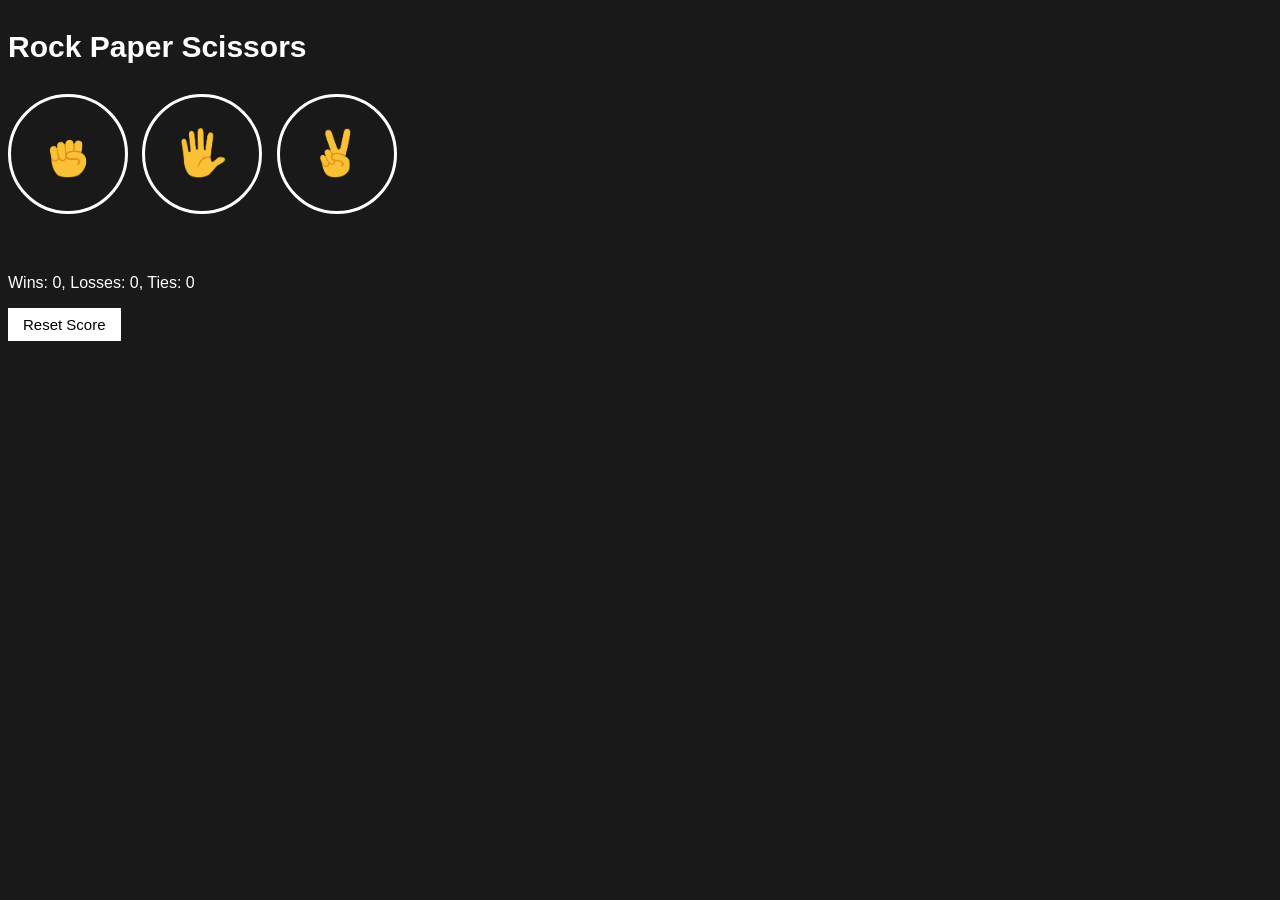
<file: index.html>
<!DOCTYPE html>
<html>
  <head>
    <title>Rock Paper Scissors</title>
    <link rel="stylesheet" href="css/style.css"/>
  </head>
  <body>
    <p  class="title">Rock Paper Scissors</p>
    <button onclick="
      playGame('rock');
    " class="move-button"><img class="move-icon" src="images/rock-emoji.png"></button>

    <button onclick="
      playGame('paper');
    " class="move-button"><img class="move-icon" src="images/paper-emoji.png"></button>

    <button onclick="
      playGame('scissors');
    " class="move-button"><img class="move-icon" src="images/scissors-emoji.png"></button>

    <p class="js-result result"></p>
    <p class="js-moves"></p>
    <p class="js-score score">
    </p>

    <button onclick="
    score.wins = 0;
    score.losses = 0;
    score.ties = 0;
    localStorage.removeItem('score');
    updateScore();
    " class="reset-score-button">Reset Score
    </button>

    <script src="rock-paper-scissors.js"></script>
  </body>
</html>
</file>
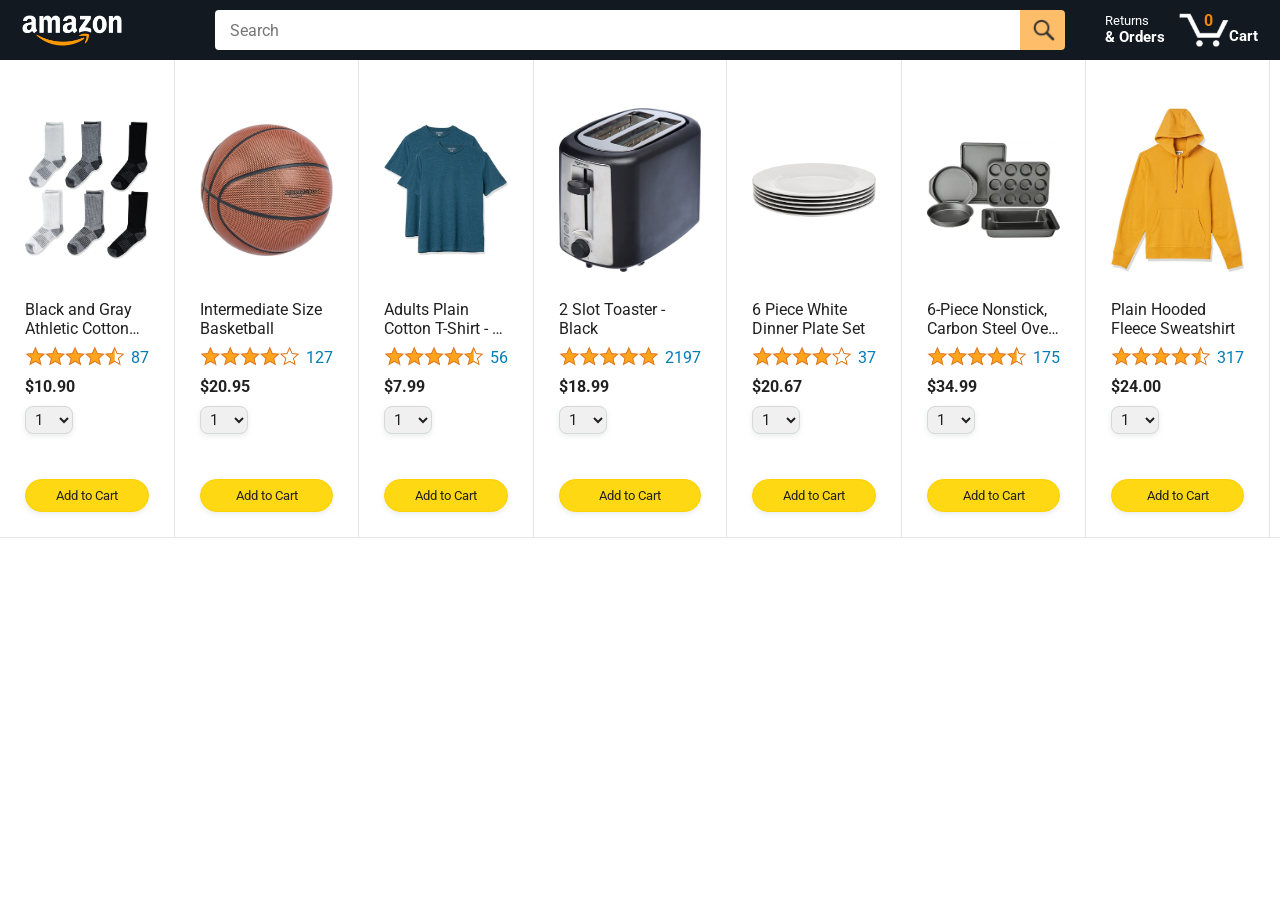
<file: amazon.html>
<!DOCTYPE html>
<html>
  <head>
    <title>Amazon Project</title>

    <!-- This code is needed for responsive design to work.
      (Responsive design = make the website look good on
      smaller screen sizes like a phone or a tablet). -->
    <meta name="viewport" content="width=device-width, initial-scale=1">

    <!-- Load a font called Roboto from Google Fonts. -->
    <link rel="preconnect" href="https://fonts.googleapis.com">
    <link rel="preconnect" href="https://fonts.gstatic.com" crossorigin>
    <link href="https://fonts.googleapis.com/css2?family=Roboto:wght@400;500;700&display=swap" rel="stylesheet">

    <!-- Here are the CSS files for this page. -->
    <link rel="stylesheet" href="styles/shared/general.css">
    <link rel="stylesheet" href="styles/shared/amazon-header.css">
    <link rel="stylesheet" href="styles/pages/amazon.css">
  </head>
  <body>
    <div class="amazon-header">
      <div class="amazon-header-left-section">
        <a href="amazon.html" class="header-link">
          <img class="amazon-logo"
            src="images/amazon-logo-white.png">
          <img class="amazon-mobile-logo"
            src="images/amazon-mobile-logo-white.png">
        </a>
      </div>

      <div class="amazon-header-middle-section">
        <input class="search-bar" type="text" placeholder="Search">

        <button class="search-button">
          <img class="search-icon" src="images/icons/search-icon.png">
        </button>
      </div>

      <div class="amazon-header-right-section">
        <a class="orders-link header-link" href="orders.html">
          <span class="returns-text">Returns</span>
          <span class="orders-text">& Orders</span>
        </a>

        <a class="cart-link header-link" href="checkout.html">
          <img class="cart-icon" src="images/icons/cart-icon.png">
          <div class="cart-quantity js-cart-quantity">0</div>
          <div class="cart-text">Cart</div>
        </a>
      </div>
    </div>
    
    <div class="main">
      <div class="products-grid js-products-grid">
        <!-- Products will be added here dynamically using JavaScript -->
      </div>
    </div>
    <!-- <script src="data/cart.js"></script> we add cart.js file here so that amazon.js can use the cart array -->
    <!-- <script src="data/products.js"></script> -->
    <script type="module" src="scripts/amazon.js"></script>
  </body>
</html>
</file>
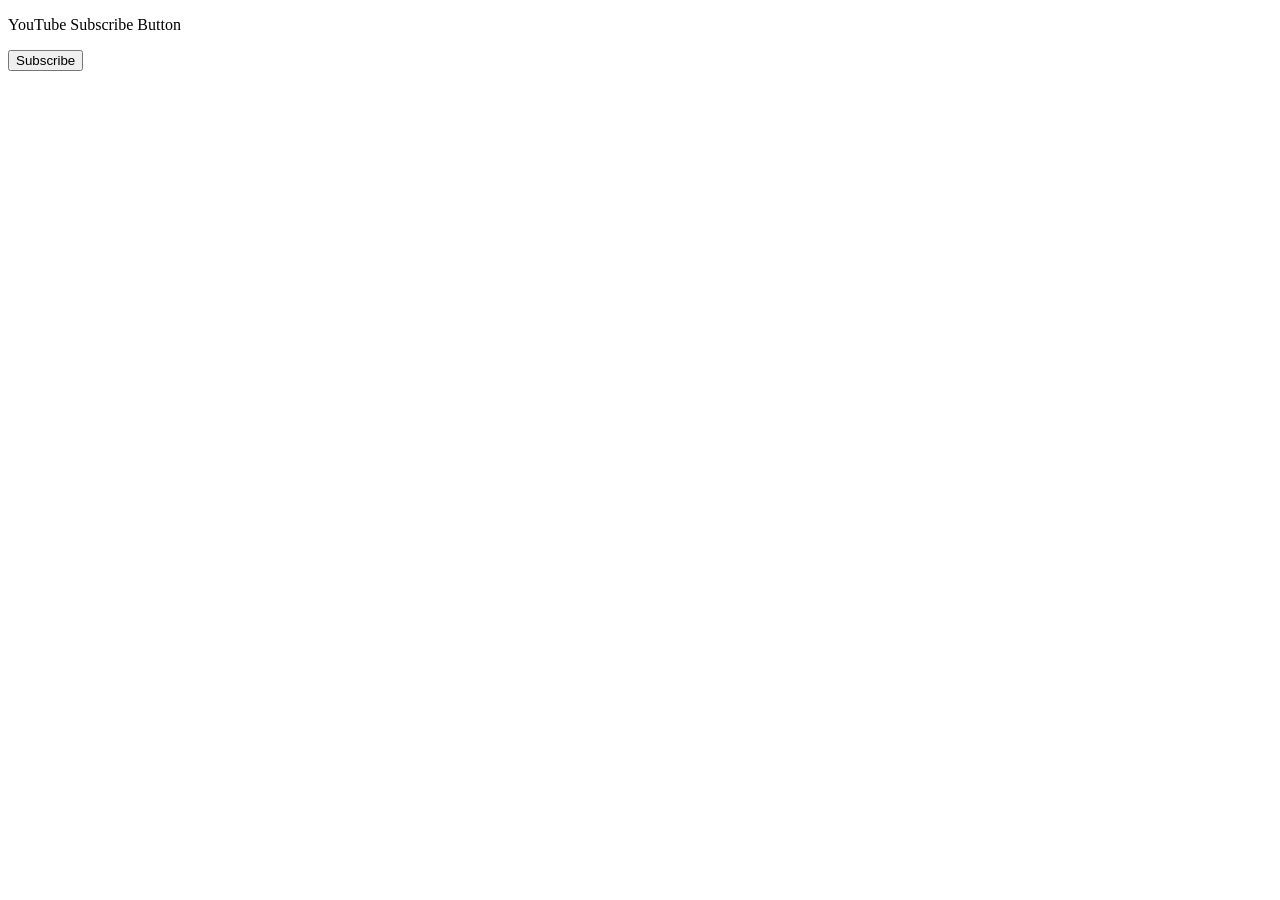
<file: DOM-projects.html>
<!DOCTYPE html>
<html>
  <head>
    <title>DOM Projects</title>
  </head>
  <body>
    <p>YouTube Subscribe Button</p>
    <button  onclick = "
    subscribe();
    
    " class = "js-subscribe-button">Subscribe</button>
    <script>
      function subscribe()
      {
        const buttonElement = document.querySelector('.js-subscribe-button');


        if(buttonElement.innerHTML === 'Subscribe')
        {
          buttonElement.innerHTML = 'Subscribed';
        }
        else
        {
          buttonElement.innerHTML = 'Subscribe';
        }

      }
    </script>
  </body>
</html>
</file>
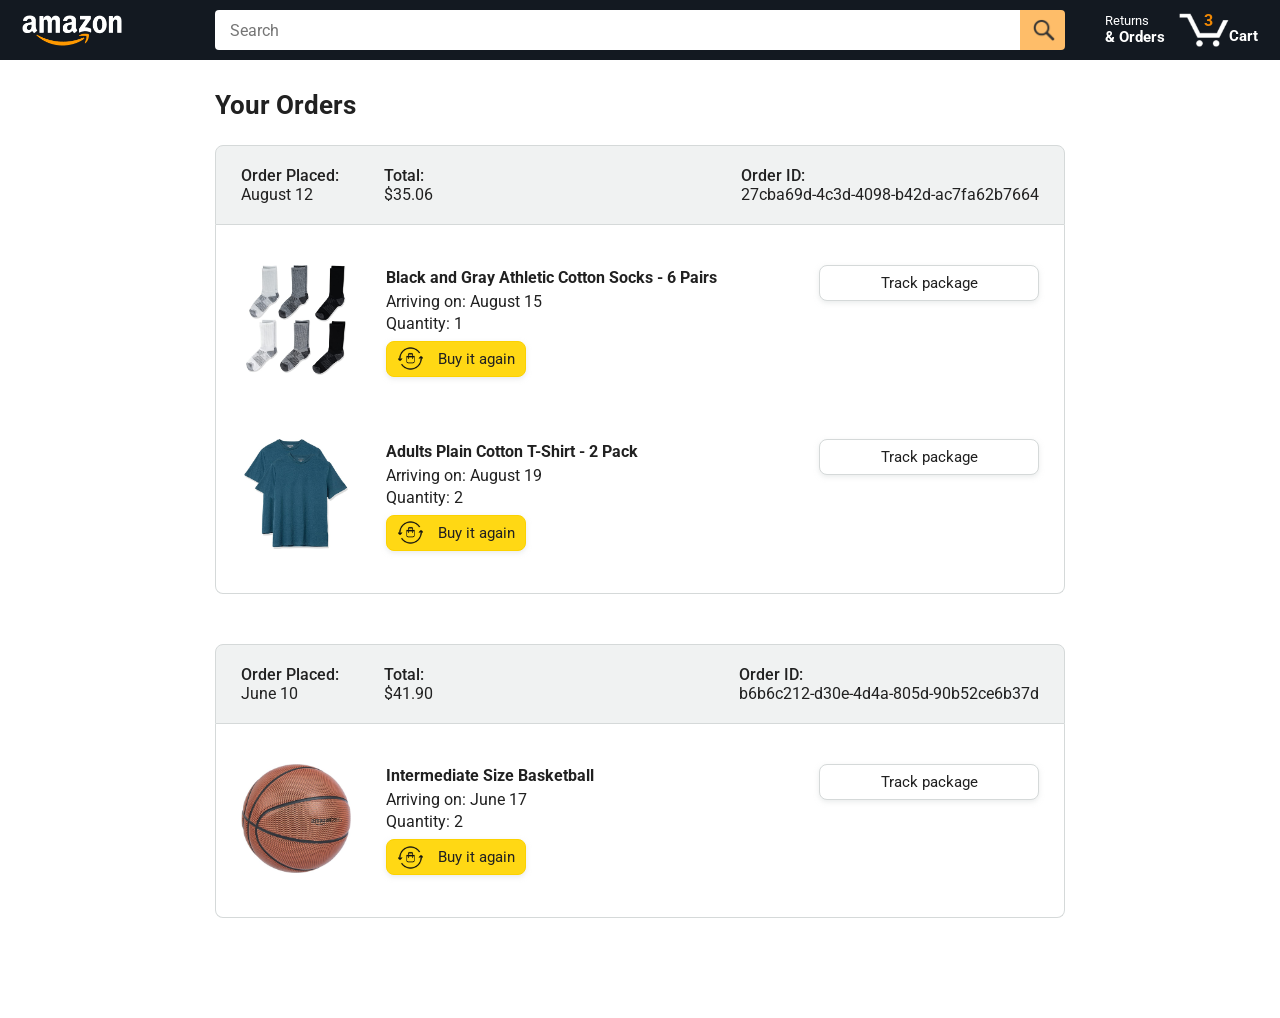
<file: orders.html>
<!DOCTYPE html>
<html>
  <head>
    <title>Orders</title>

    <!-- This code is needed for responsive design to work.
      (Responsive design = make the website look good on
      smaller screen sizes like a phone or a tablet). -->
    <meta name="viewport" content="width=device-width, initial-scale=1">

    <!-- Load a font called Roboto from Google Fonts. -->
    <link rel="preconnect" href="https://fonts.googleapis.com">
    <link rel="preconnect" href="https://fonts.gstatic.com" crossorigin>
    <link href="https://fonts.googleapis.com/css2?family=Roboto:wght@400;500;700&display=swap" rel="stylesheet">

    <!-- Here are the CSS files for this page. -->
    <link rel="stylesheet" href="styles/shared/general.css">
    <link rel="stylesheet" href="styles/shared/amazon-header.css">
    <link rel="stylesheet" href="styles/pages/orders.css">
  </head>
  <body>
    <div class="amazon-header">
      <div class="amazon-header-left-section">
        <a href="amazon.html" class="header-link">
          <img class="amazon-logo"
            src="images/amazon-logo-white.png">
          <img class="amazon-mobile-logo"
            src="images/amazon-mobile-logo-white.png">
        </a>
      </div>

      <div class="amazon-header-middle-section">
        <input class="search-bar" type="text" placeholder="Search">

        <button class="search-button">
          <img class="search-icon" src="images/icons/search-icon.png">
        </button>
      </div>

      <div class="amazon-header-right-section">
        <a class="orders-link header-link" href="orders.html">
          <span class="returns-text">Returns</span>
          <span class="orders-text">& Orders</span>
        </a>

        <a class="cart-link header-link" href="checkout.html">
          <img class="cart-icon" src="images/icons/cart-icon.png">
          <div class="cart-quantity">3</div>
          <div class="cart-text">Cart</div>
        </a>
      </div>
    </div>

    <div class="main">
      <div class="page-title">Your Orders</div>

      <div class="orders-grid">
        <div class="order-container">
          
          <div class="order-header">
            <div class="order-header-left-section">
              <div class="order-date">
                <div class="order-header-label">Order Placed:</div>
                <div>August 12</div>
              </div>
              <div class="order-total">
                <div class="order-header-label">Total:</div>
                <div>$35.06</div>
              </div>
            </div>

            <div class="order-header-right-section">
              <div class="order-header-label">Order ID:</div>
              <div>27cba69d-4c3d-4098-b42d-ac7fa62b7664</div>
            </div>
          </div>

          <div class="order-details-grid">
            <div class="product-image-container">
              <img src="images/products/athletic-cotton-socks-6-pairs.jpg">
            </div>

            <div class="product-details">
              <div class="product-name">
                Black and Gray Athletic Cotton Socks - 6 Pairs
              </div>
              <div class="product-delivery-date">
                Arriving on: August 15
              </div>
              <div class="product-quantity">
                Quantity: 1
              </div>
              <button class="buy-again-button button-primary">
                <img class="buy-again-icon" src="images/icons/buy-again.png">
                <span class="buy-again-message">Buy it again</span>
              </button>
            </div>

            <div class="product-actions">
              <a href="tracking.html">
                <button class="track-package-button button-secondary">
                  Track package
                </button>
              </a>
            </div>

            <div class="product-image-container">
              <img src="images/products/adults-plain-cotton-tshirt-2-pack-teal.jpg">
            </div>

            <div class="product-details">
              <div class="product-name">
                Adults Plain Cotton T-Shirt - 2 Pack
              </div>
              <div class="product-delivery-date">
                Arriving on: August 19
              </div>
              <div class="product-quantity">
                Quantity: 2
              </div>
              <button class="buy-again-button button-primary">
                <img class="buy-again-icon" src="images/icons/buy-again.png">
                <span class="buy-again-message">Buy it again</span>
              </button>
            </div>

            <div class="product-actions">
              <a href="tracking.html">
                <button class="track-package-button button-secondary">
                  Track package
                </button>
              </a>
            </div>
          </div>
        </div>

        <div class="order-container">

          <div class="order-header">
            <div class="order-header-left-section">
              <div class="order-date">
                <div class="order-header-label">Order Placed:</div>
                <div>June 10</div>
              </div>
              <div class="order-total">
                <div class="order-header-label">Total:</div>
                <div>$41.90</div>
              </div>
            </div>

            <div class="order-header-right-section">
              <div class="order-header-label">Order ID:</div>
              <div>b6b6c212-d30e-4d4a-805d-90b52ce6b37d</div>
            </div>
          </div>

          <div class="order-details-grid">
            <div class="product-image-container">
              <img src="images/products/intermediate-composite-basketball.jpg">
            </div>

            <div class="product-details">
              <div class="product-name">
                Intermediate Size Basketball
              </div>
              <div class="product-delivery-date">
                Arriving on: June 17
              </div>
              <div class="product-quantity">
                Quantity: 2
              </div>
              <button class="buy-again-button button-primary">
                <img class="buy-again-icon" src="images/icons/buy-again.png">
                <span class="buy-again-message">Buy it again</span>
              </button>
            </div>

            <div class="product-actions">
              <a href="tracking.html">
                <button class="track-package-button button-secondary">
                  Track package
                </button>
              </a>
            </div>
          </div>
        </div>
      </div>
    </div>
  </body>
</html>
</file>
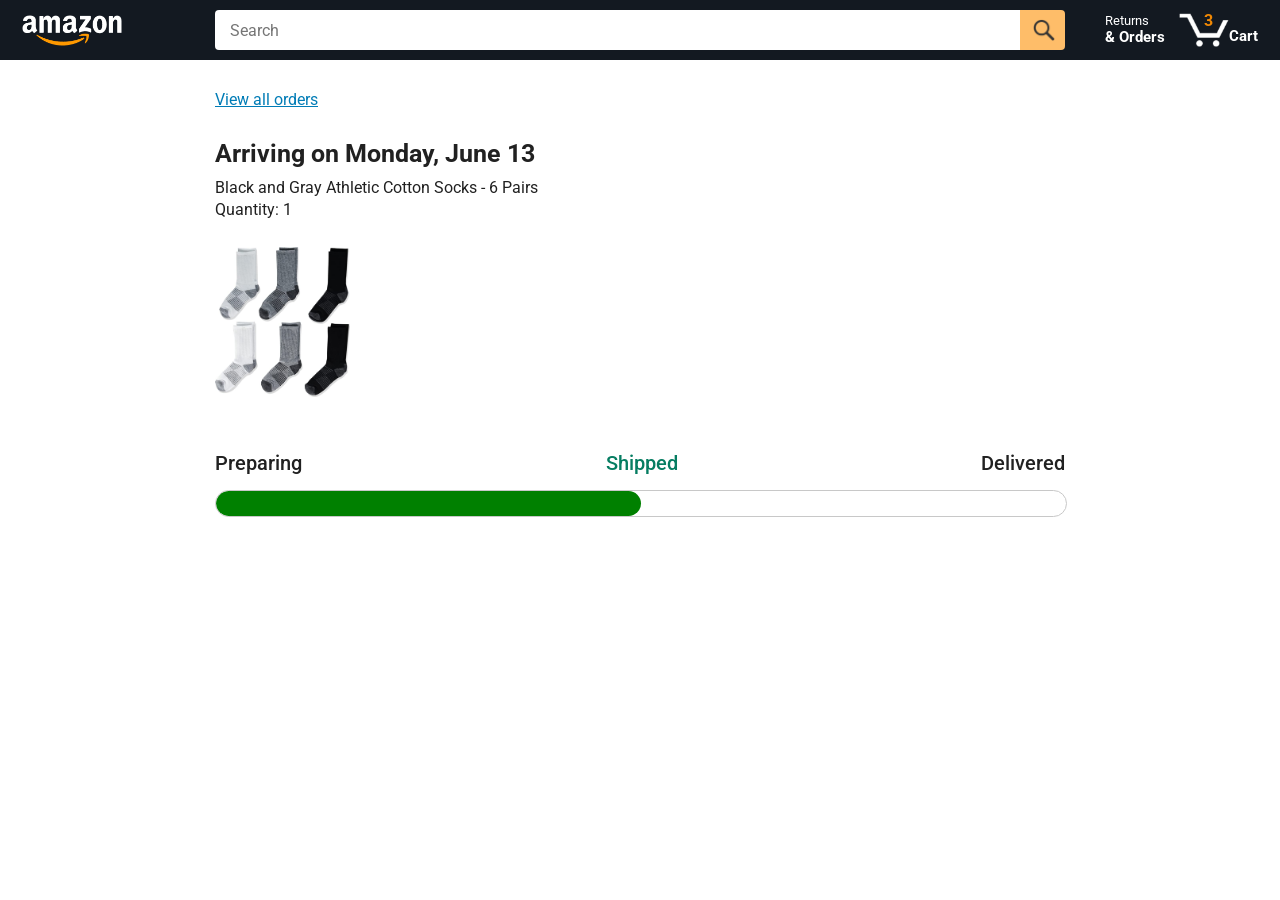
<file: tracking.html>
<!DOCTYPE html>
<html>
  <head>
    <title>Tracking</title>

    <!-- This code is needed for responsive design to work.
      (Responsive design = make the website look good on
      smaller screen sizes like a phone or a tablet). -->
    <meta name="viewport" content="width=device-width, initial-scale=1">

    <!-- Load a font called Roboto from Google Fonts. -->
    <link rel="preconnect" href="https://fonts.googleapis.com">
    <link rel="preconnect" href="https://fonts.gstatic.com" crossorigin>
    <link href="https://fonts.googleapis.com/css2?family=Roboto:wght@400;500;700&display=swap" rel="stylesheet">

    <!-- Here are the CSS files for this page. -->
    <link rel="stylesheet" href="styles/shared/general.css">
    <link rel="stylesheet" href="styles/shared/amazon-header.css">
    <link rel="stylesheet" href="styles/pages/tracking.css">
  </head>
  <body>
    <div class="amazon-header">
      <div class="amazon-header-left-section">
        <a href="amazon.html" class="header-link">
          <img class="amazon-logo"
            src="images/amazon-logo-white.png">
          <img class="amazon-mobile-logo"
            src="images/amazon-mobile-logo-white.png">
        </a>
      </div>

      <div class="amazon-header-middle-section">
        <input class="search-bar" type="text" placeholder="Search">

        <button class="search-button">
          <img class="search-icon" src="images/icons/search-icon.png">
        </button>
      </div>

      <div class="amazon-header-right-section">
        <a class="orders-link header-link" href="orders.html">
          <span class="returns-text">Returns</span>
          <span class="orders-text">& Orders</span>
        </a>

        <a class="cart-link header-link" href="checkout.html">
          <img class="cart-icon" src="images/icons/cart-icon.png">
          <div class="cart-quantity">3</div>
          <div class="cart-text">Cart</div>
        </a>
      </div>
    </div>

    <div class="main">
      <div class="order-tracking">
        <a class="back-to-orders-link link-primary" href="orders.html">
          View all orders
        </a>

        <div class="delivery-date">
          Arriving on Monday, June 13
        </div>

        <div class="product-info">
          Black and Gray Athletic Cotton Socks - 6 Pairs
        </div>

        <div class="product-info">
          Quantity: 1
        </div>

        <img class="product-image" src="images/products/athletic-cotton-socks-6-pairs.jpg">

        <div class="progress-labels-container">
          <div class="progress-label">
            Preparing
          </div>
          <div class="progress-label current-status">
            Shipped
          </div>
          <div class="progress-label">
            Delivered
          </div>
        </div>

        <div class="progress-bar-container">
          <div class="progress-bar"></div>
        </div>
      </div>
    </div>
  </body>
</html>
</file>
<file: css/style.css>
body {
  background-color: rgb(25, 25, 25);
  color: white;
  font-family: Arial;
}

.title {
  font-size: 30px;
  font-weight: bold;
}

.move-icon {
  height: 50px;
}

.move-button {
  background-color: transparent;
  border: 3px solid white;
  width: 120px;
  height: 120px;
  border-radius: 60px;
  margin-right: 10px;
  cursor: pointer;
}

.result {
  font-size: 25px;
  font-weight: bold;
  margin-top: 50px;
}

.score {
  margin-top: 60px;
}

.reset-score-button {
  background-color: white;
  border: none;
  font-size: 15px;
  padding: 8px 15px;
  cursor: pointer;
}
</file>
<file: styles/shared/general.css>
body {
  font-family: Roboto, Arial;
  color: rgb(33, 33, 33);
  /* The <body> element has a default margin of 8px
     on all sides. This removes the default margins. */
  margin: 0;
}

/* <p> elements have a default margin on the top
   and bottom. This removes the default margins. */
p {
  margin: 0;
}

button {
  cursor: pointer;
}

select {
  cursor: pointer;
}

input, select, button {
  font-family: Roboto, Arial;
}

.button-primary {
  color: rgb(33, 33, 33);
  background-color: rgb(255, 216, 20);
  border: 1px solid rgb(252, 210, 0);
  border-radius: 8px;
  cursor: pointer;
  box-shadow: 0 2px 5px rgba(213, 217, 217, 0.5);
}

.button-primary:hover {
  background-color: rgb(247, 202, 0);
  border: 1px solid rgb(242, 194, 0);
}

.button-primary:active {
  background: rgb(255, 216, 20);
  border-color: rgb(252, 210, 0);
  box-shadow: none;
}

.button-secondary {
  color: rgb(33, 33, 33);
  background: white;
  border: 1px solid rgb(213, 217, 217);
  border-radius: 8px;
  cursor: pointer;
  box-shadow: 0 2px 5px rgba(213, 217, 217, 0.5);
}

.button-secondary:hover {
  background-color: rgb(247, 250, 250);
}

.button-secondary:active {
  background-color: rgb(237, 253, 255);
  box-shadow: none;
}

/* These styles will limit text to 2 lines. Anything
   beyond 2 lines will be replaced with "..."
   You can find this code by using an A.I. tool or by
   searching in Google.
   https://css-tricks.com/almanac/properties/l/line-clamp/ */
.limit-text-to-2-lines {
  display: -webkit-box;
  -webkit-line-clamp: 2;
  -webkit-box-orient: vertical;
  overflow: hidden;
}

.link-primary {
  color: rgb(1, 124, 182);
  cursor: pointer;
}

.link-primary:hover {
  color: rgb(196, 80, 0);
}

/* Styles for dropdown selectors. */
select {
  color: rgb(33, 33, 33);
  background-color: rgb(240, 240, 240);
  border: 1px solid rgb(213, 217, 217);
  border-radius: 8px;
  padding: 3px 5px;
  font-size: 15px;
  cursor: pointer;
  box-shadow: 0 2px 5px rgba(213, 217, 217, 0.5);
}

select:focus,
input:focus {
  outline: 2px solid rgb(255, 153, 0);
}
</file>
<file: styles/shared/amazon-header.css>
.amazon-header {
  background-color: rgb(19, 25, 33);
  color: white;
  padding-left: 15px;
  padding-right: 15px;

  display: flex;
  align-items: center;
  justify-content: space-between;

  position: fixed;
  top: 0;
  left: 0;
  right: 0;
  height: 60px;
}

.amazon-header-left-section {
  width: 180px;
}

@media (max-width: 800px) {
  .amazon-header-left-section {
    width: unset;
  }
}

.header-link {
  display: inline-block;
  padding: 6px;
  border-radius: 2px;
  cursor: pointer;
  text-decoration: none;
  border: 1px solid rgba(0, 0, 0, 0);
}

.header-link:hover {
  border: 1px solid white;
}

.amazon-logo {
  width: 100px;
  margin-top: 5px;
}

.amazon-mobile-logo {
  display: none;
}

@media (max-width: 575px) {
  .amazon-logo {
    display: none;
  }

  .amazon-mobile-logo {
    display: block;
    height: 35px;
    margin-top: 5px;
  }
}

.amazon-header-middle-section {
  flex: 1;
  max-width: 850px;
  margin-left: 10px;
  margin-right: 10px;
  display: flex;
}

.search-bar {
  flex: 1;
  width: 0;
  font-size: 16px;
  height: 38px;
  padding-left: 15px;
  border: none;
  border-top-left-radius: 4px;
  border-bottom-left-radius: 4px;
  border-top-right-radius: 0;
  border-bottom-right-radius: 0;
}

.search-button {
  background-color: rgb(254, 189, 105);
  border: none;
  width: 45px;
  height: 40px;
  border-top-right-radius: 4px;
  border-bottom-right-radius: 4px;
  flex-shrink: 0;
}

.search-icon {
  height: 22px;
  margin-left: 2px;
  margin-top: 3px;
}

.amazon-header-right-section {
  width: 180px;
  flex-shrink: 0;
  display: flex;
  justify-content: end;
}

.orders-link {
  color: white;
}

.returns-text {
  display: block;
  font-size: 13px;
}

.orders-text {
  display: block;
  font-size: 15px;
  font-weight: 700;
}

.cart-link {
  color: white;
  display: flex;
  align-items: center;
  position: relative;
}

.cart-icon {
  width: 50px;
}

.cart-text {
  margin-top: 12px;
  font-size: 15px;
  font-weight: 700;
}

.cart-quantity {
  color: rgb(240, 136, 4);
  font-size: 16px;
  font-weight: 700;

  position: absolute;
  top: 4px;
  left: 22px;
  
  width: 26px;
  text-align: center;
}
</file>
<file: styles/pages/amazon.css>
.main {
  margin-top: 60px;
}

.products-grid {
  display: grid;

  /* - In CSS Grid, 1fr means a column will take up the
       remaining space in the grid.
     - If we write 1fr 1fr ... 1fr; 8 times, this will
       divide the grid into 8 columns, each taking up an
       equal amount of the space.
     - repeat(8, 1fr); is a shortcut for repeating "1fr"
       8 times (instead of typing out "1fr" 8 times).
       repeat(...) is a special property that works with
       display: grid; */
  grid-template-columns: repeat(8, 1fr);
}

/* @media is used to create responsive design (making the
   website look good on any screen size). This @media
   means when the screen width is 2000px or less, we
   will divide the grid into 7 columns instead of 8. */
@media (max-width: 2000px) {
  .products-grid {
    grid-template-columns: repeat(7, 1fr);
  }
}

/* This @media means when the screen width is 1600px or
   less, we will divide the grid into 6 columns. */
@media (max-width: 1600px) {
  .products-grid {
    grid-template-columns: repeat(6, 1fr);
  }
}

@media (max-width: 1300px) {
  .products-grid {
    grid-template-columns: repeat(5, 1fr);
  }
}

@media (max-width: 1000px) {
  .products-grid {
    grid-template-columns: repeat(4, 1fr);
  }
}

@media (max-width: 800px) {
  .products-grid {
    grid-template-columns: repeat(3, 1fr);
  }
}

@media (max-width: 575px) {
  .products-grid {
    grid-template-columns: repeat(2, 1fr);
  }
}

@media (max-width: 450px) {
  .products-grid {
    grid-template-columns: 1fr;
  }
}

.product-container {
  padding-top: 40px;
  padding-bottom: 25px;
  padding-left: 25px;
  padding-right: 25px;

  border-right: 1px solid rgb(231, 231, 231);
  border-bottom: 1px solid rgb(231, 231, 231);

  display: flex;
  flex-direction: column;
}

.product-image-container {
  display: flex;
  justify-content: center;
  align-items: center;

  height: 180px;
  margin-bottom: 20px;
}

.product-image {
  /* Images will overflow their container by default. To
    prevent this, we set max-width and max-height to 100%
    so they stay inside their container. */
  max-width: 100%;
  max-height: 100%;
}

.product-name {
  height: 40px;
  margin-bottom: 5px;
}

.product-rating-container {
  display: flex;
  align-items: center;
  margin-bottom: 10px;
}

.product-rating-stars {
  width: 100px;
  margin-right: 6px;
}

.product-rating-count {
  color: rgb(1, 124, 182);
  cursor: pointer;
  margin-top: 3px;
}

.product-price {
  font-weight: 700;
  margin-bottom: 10px;
}

.product-quantity-container {
  margin-bottom: 17px;
}

.product-spacer {
  flex: 1;
}

.added-to-cart {
  color: rgb(6, 125, 98);
  font-size: 16px;

  display: flex;
  align-items: center;
  margin-bottom: 8px;

  /* At first, the "Added to cart" message will
     be invisible. Use JavaScript to change the
     opacity and make it visible. */
  opacity: 0;
}

.added-to-cart img {
  height: 20px;
  margin-right: 5px;
}

.add-to-cart-button {
  width: 100%;
  padding: 8px;
  border-radius: 50px;
}
</file>
<file: styles/pages/orders.css>
.main {
  max-width: 850px;
  margin-top: 90px;
  margin-bottom: 100px;
  padding-left: 20px;
  padding-right: 20px;

  /* margin-left: auto;
     margin-right auto;
     Is a trick for centering an element horizontally
     without needing a container. */
  margin-left: auto;
  margin-right: auto;
}

.page-title {
  font-weight: 700;
  font-size: 26px;
  margin-bottom: 25px;
}

.orders-grid {
  display: grid;
  grid-template-columns: 1fr;
  row-gap: 50px;
}

.order-header {
  background-color: rgb(240, 242, 242);
  border: 1px solid rgb(213, 217, 217);

  display: flex;
  align-items: center;
  justify-content: space-between;

  padding: 20px 25px;
  border-top-left-radius: 8px;
  border-top-right-radius: 8px;
}

.order-header-left-section {
  display: flex;
  flex-shrink: 0;
}

.order-header-label {
  font-weight: 500;
}

.order-date,
.order-total {
  margin-right: 45px;
}

.order-header-right-section {
  flex-shrink: 1;
}

@media (max-width: 575px) {
  .order-header {
    flex-direction: column;
    align-items: start;
    line-height: 23px;
    padding: 15px;
  }

  .order-header-left-section {
    flex-direction: column;
  }

  .order-header-label {
    margin-right: 5px;
  }

  .order-date,
  .order-total {
    display: grid;
    grid-template-columns: auto 1fr;
    margin-right: 0;
  }

  .order-header-right-section {
    display: grid;
    grid-template-columns: auto 1fr;
  }
}

.order-details-grid {
  padding: 40px 25px;
  border: 1px solid rgb(213, 217, 217);
  border-top: none;
  border-bottom-left-radius: 8px;
  border-bottom-right-radius: 8px;

  display: grid;
  grid-template-columns: 110px 1fr 220px;
  column-gap: 35px;
  row-gap: 60px;
  align-items: center;
}

@media (max-width: 800px) {
  .order-details-grid {
    grid-template-columns: 110px 1fr;
    row-gap: 0;
    padding-bottom: 8px;
  }
}

@media (max-width: 450px) {
  .order-details-grid {
    grid-template-columns: 1fr;
  }
}

.product-image-container {
  text-align: center;
}

.product-image-container img {
  max-width: 110px;
  max-height: 110px;
}

.product-name {
  font-weight: 700;
  margin-bottom: 5px;
}

.product-delivery-date {
  margin-bottom: 3px;
}

.product-quantity {
  margin-bottom: 8px;
}

.buy-again-button {
  font-size: 15px;
  width: 140px;
  height: 36px;
  border-radius: 8px;

  display: flex;
  align-items: center;
  justify-content: center;
}

.buy-again-icon {
  width: 25px;
  margin-right: 15px;
}

.product-actions {
  align-self: start;
}

.track-package-button {
  width: 100%;
  font-size: 15px;
  padding: 8px;
}

@media (max-width: 800px) {
  .buy-again-button {
    margin-bottom: 10px;
  }

  .product-actions {
    /* grid-column: 2 means this element will be placed
       in column 2 in the grid. (Normally, the column that
       an element is placed in is determined by the order
       of the elements in the HTML. grid-column overrides
       this default ordering). */
    grid-column: 2;
    margin-bottom: 30px;
  }

  .track-package-button {
    width: 140px;
  }
}

@media (max-width: 450px) {
  .product-image-container {
    text-align: center;
    margin-bottom: 25px;
  }

  .product-image-container img {
    max-width: 150px;
    max-height: 150px;
  }

  .product-name {
    margin-bottom: 10px;
  }

  .product-quantity {
    margin-bottom: 15px;
  }

  .buy-again-button {
    width: 100%;
    margin-bottom: 15px;
  }

  .product-actions {
    /* grid-column: auto; undos grid-column: 2; from above.
       This element will now be placed in its normal column
       in the grid. */
    grid-column: auto;
    margin-bottom: 70px;
  }

  .track-package-button {
    width: 100%;
    padding: 12px;
  }
}
</file>
<file: styles/pages/tracking.css>
.main {
  max-width: 850px;
  margin-top: 90px;
  margin-bottom: 100px;
  padding-left: 30px;
  padding-right: 30px;

  /* margin-left: auto;
     margin-right auto;
     Is a trick for centering an element horizontally
     without needing a container. */
  margin-left: auto;
  margin-right: auto;
}

.back-to-orders-link {
  display: inline-block;
  margin-bottom: 30px;
}

.delivery-date {
  font-size: 25px;
  font-weight: 700;
  margin-bottom: 10px;
}

.product-info {
  margin-bottom: 3px;
}

.product-image {
  max-width: 150px;
  max-height: 150px;
  margin-top: 25px;
  margin-bottom: 50px;
}

.progress-labels-container {
  display: flex;
  justify-content: space-between;
  font-size: 20px;
  font-weight: 500;
  margin-bottom: 15px;
}

.current-status {
  color: rgb(6, 125, 98);
}

@media (max-width: 575px) {
  .progress-labels-container {
    font-size: 16px;
  }
}

@media (max-width: 450px) {
  .progress-labels-container {
    flex-direction: column;
    margin-bottom: 5px;
  }

  .progress-label {
    margin-bottom: 3px;
  }
}

.progress-bar-container {
  height: 25px;
  width: 100%;

  border: 1px solid rgb(200, 200, 200);
  border-radius: 50px;
  overflow: hidden;
}

.progress-bar {
  height: 100%;
  background-color: green;
  border-radius: 50px;
  width: 50%;
}
</file>
